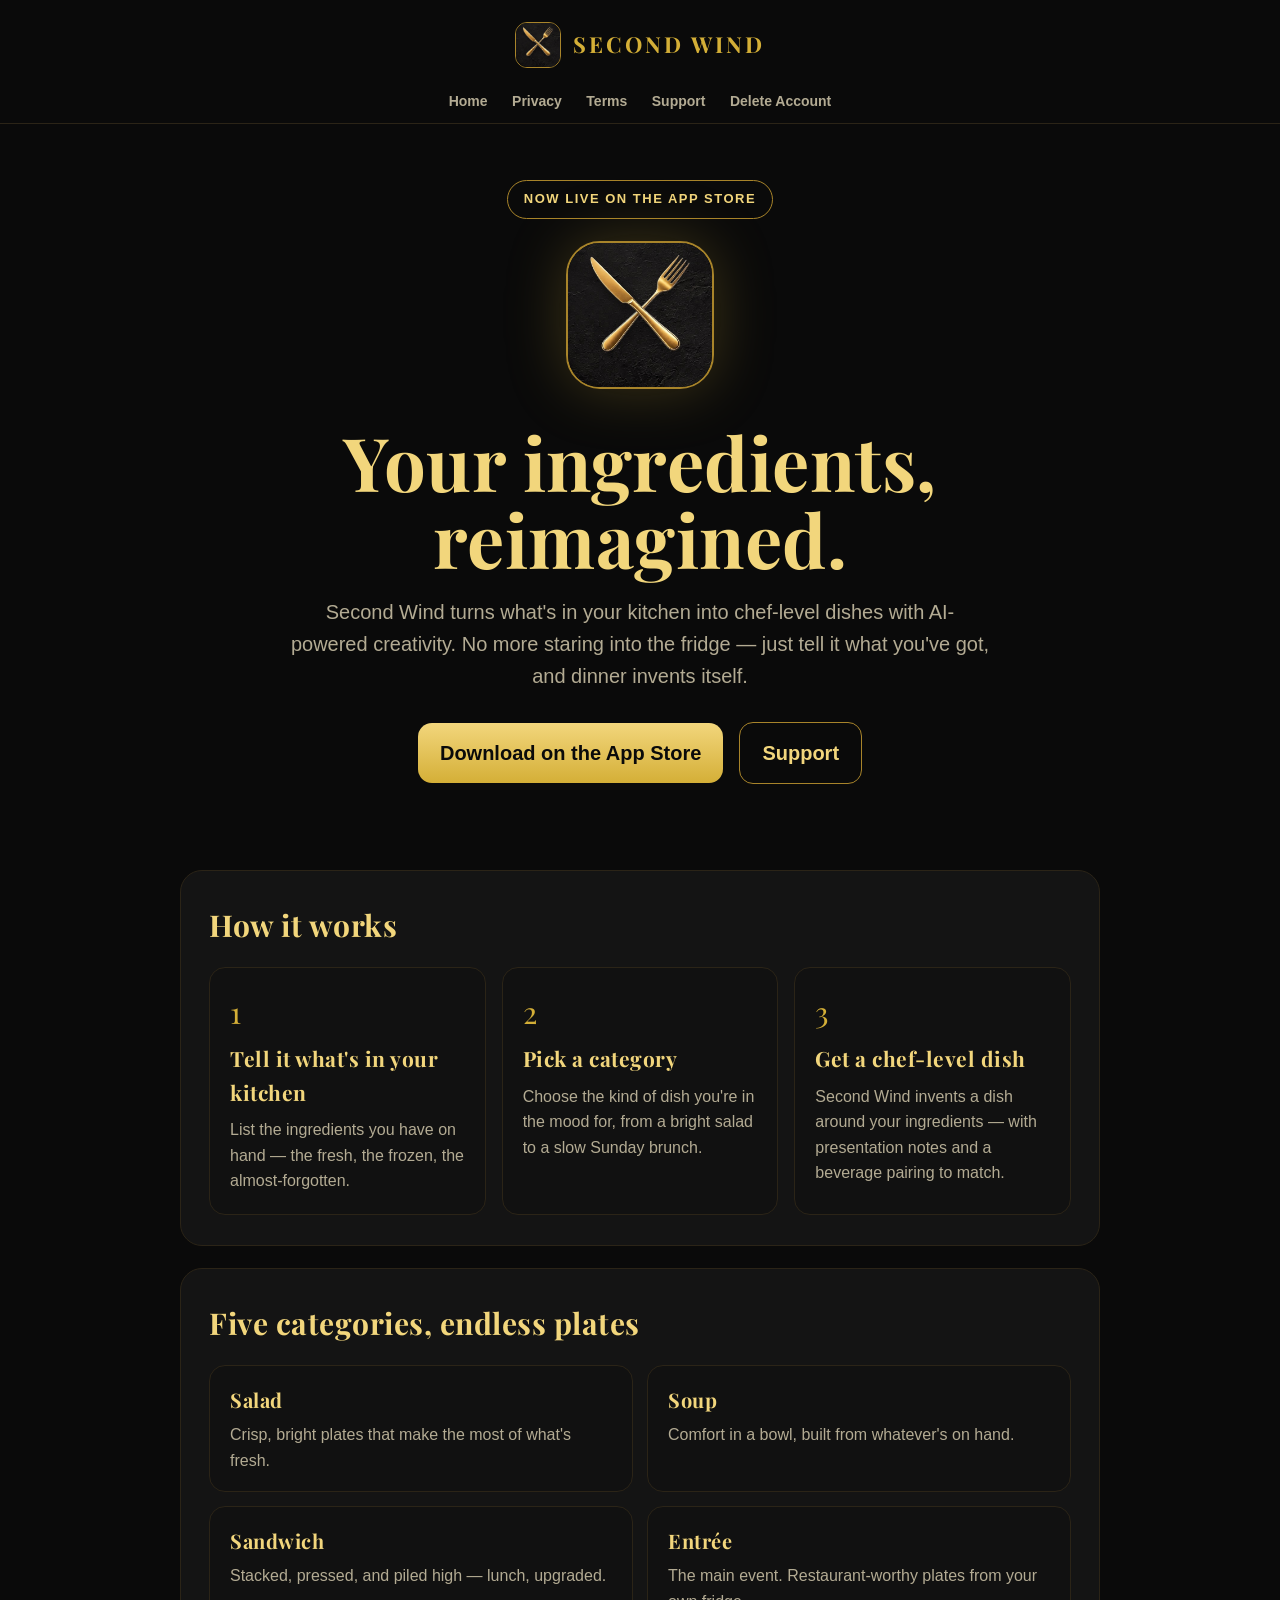
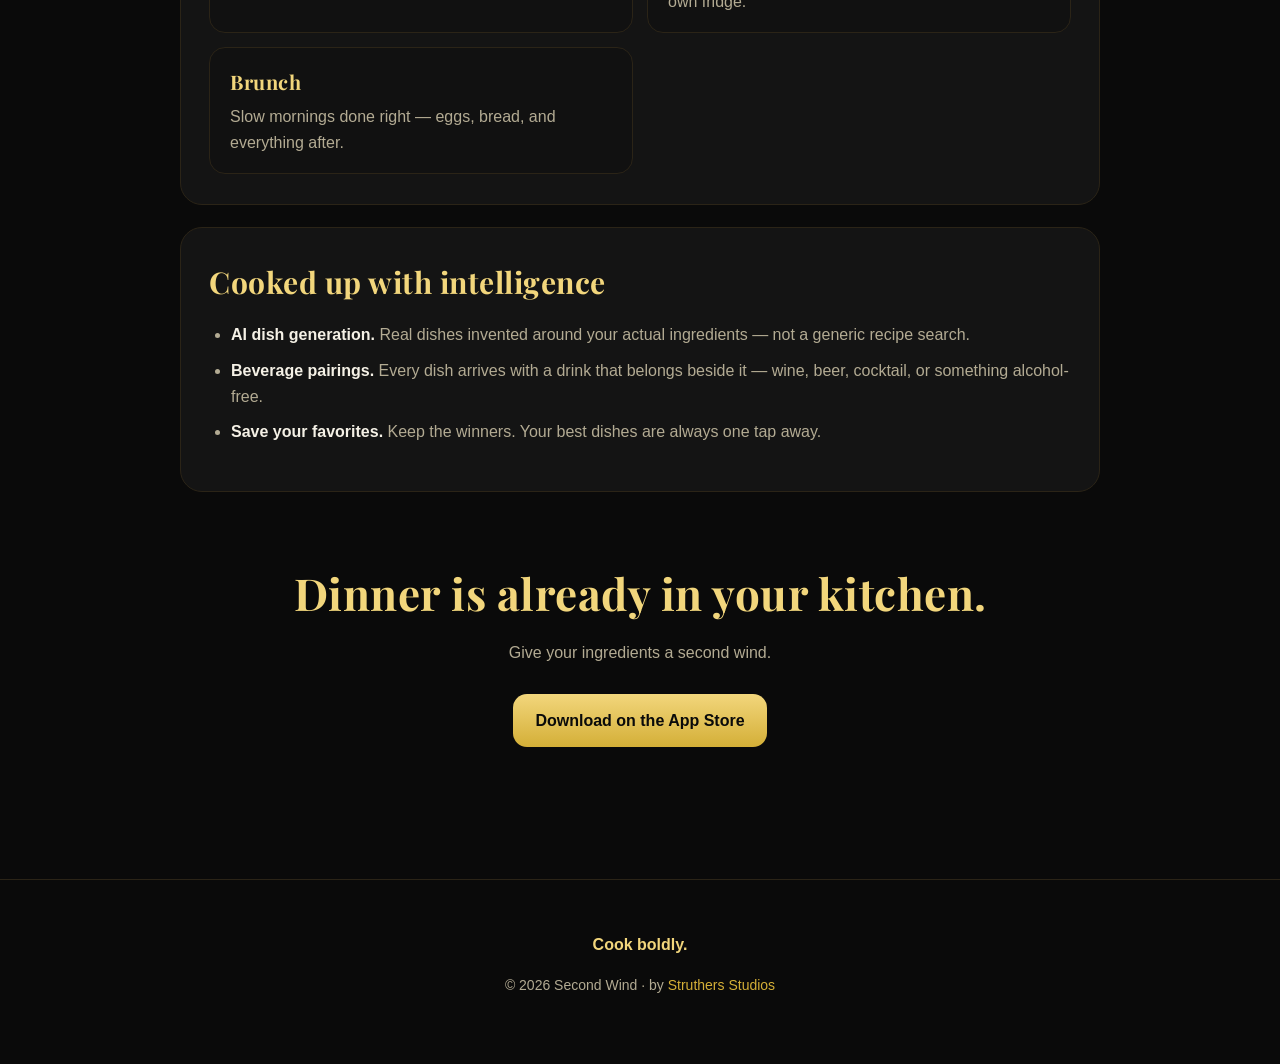
<file: index.html>
<!doctype html>
<html lang="en">
<head>
  <meta charset="utf-8">
  <meta name="viewport" content="width=device-width, initial-scale=1">
  <title>Second Wind — Your ingredients, reimagined.</title>
  <meta name="description" content="Second Wind turns what's in your kitchen into chef-level dishes with AI-powered creativity.">
  <link rel="icon" href="logo.png">
  <link rel="preconnect" href="https://fonts.googleapis.com">
  <link href="https://fonts.googleapis.com/css2?family=Playfair+Display:wght@500;700;800&display=swap" rel="stylesheet">
  <link rel="stylesheet" href="style.css">
</head>
<body>
<header class="site">
  <a class="brand" href="index.html">
    <img src="logo.png" alt="Second Wind logo">
    <strong>Second Wind</strong>
  </a>
  <nav>
    <a href="index.html">Home</a>
    <a href="privacy.html">Privacy</a>
    <a href="terms.html">Terms</a>
    <a href="support.html">Support</a>
    <a href="delete-account.html">Delete Account</a>
  </nav>
</header>

<section class="hero">
  <div class="badge">Now live on the App Store</div>
  <br>
  <img class="logo" src="logo.png" alt="Second Wind — gold crossed knife and fork on black">
  <h1>Your ingredients, reimagined.</h1>
  <p>Second Wind turns what's in your kitchen into chef-level dishes with AI-powered creativity. No more staring into the fridge — just tell it what you've got, and dinner invents itself.</p>
  <p><a class="button" href="https://apps.apple.com/us/app/second-wind/id6765702509">Download on the App Store</a><a class="button secondary" href="support.html">Support</a></p>
</section>

<main>
  <section class="card">
    <h2>How it works</h2>
    <div class="steps">
      <div class="step">
        <div class="num">1</div>
        <h3>Tell it what's in your kitchen</h3>
        <p>List the ingredients you have on hand — the fresh, the frozen, the almost-forgotten.</p>
      </div>
      <div class="step">
        <div class="num">2</div>
        <h3>Pick a category</h3>
        <p>Choose the kind of dish you're in the mood for, from a bright salad to a slow Sunday brunch.</p>
      </div>
      <div class="step">
        <div class="num">3</div>
        <h3>Get a chef-level dish</h3>
        <p>Second Wind invents a dish around your ingredients — with presentation notes and a beverage pairing to match.</p>
      </div>
    </div>
  </section>

  <section class="card">
    <h2>Five categories, endless plates</h2>
    <div class="categories">
      <div class="category">
        <h3>Salad</h3>
        <p>Crisp, bright plates that make the most of what's fresh.</p>
      </div>
      <div class="category">
        <h3>Soup</h3>
        <p>Comfort in a bowl, built from whatever's on hand.</p>
      </div>
      <div class="category">
        <h3>Sandwich</h3>
        <p>Stacked, pressed, and piled high — lunch, upgraded.</p>
      </div>
      <div class="category">
        <h3>Entrée</h3>
        <p>The main event. Restaurant-worthy plates from your own fridge.</p>
      </div>
      <div class="category">
        <h3>Brunch</h3>
        <p>Slow mornings done right — eggs, bread, and everything after.</p>
      </div>
    </div>
  </section>

  <section class="card">
    <h2>Cooked up with intelligence</h2>
    <ul class="features">
      <li><strong>AI dish generation.</strong> Real dishes invented around your actual ingredients — not a generic recipe search.</li>
      <li><strong>Beverage pairings.</strong> Every dish arrives with a drink that belongs beside it — wine, beer, cocktail, or something alcohol-free.</li>
      <li><strong>Save your favorites.</strong> Keep the winners. Your best dishes are always one tap away.</li>
    </ul>
  </section>

  <section class="cta">
    <h2>Dinner is already in your kitchen.</h2>
    <p>Give your ingredients a second wind.</p>
    <p><a class="button" href="https://apps.apple.com/us/app/second-wind/id6765702509">Download on the App Store</a></p>
  </section>
</main>

<footer class="footer">
  <p><strong style="color: var(--gold-light);">Cook boldly.</strong></p>
  <p class="notice">© 2026 Second Wind · by <a href="https://struthersstudio.com">Struthers Studios</a></p>
</footer>
</body>
</html>
</file>
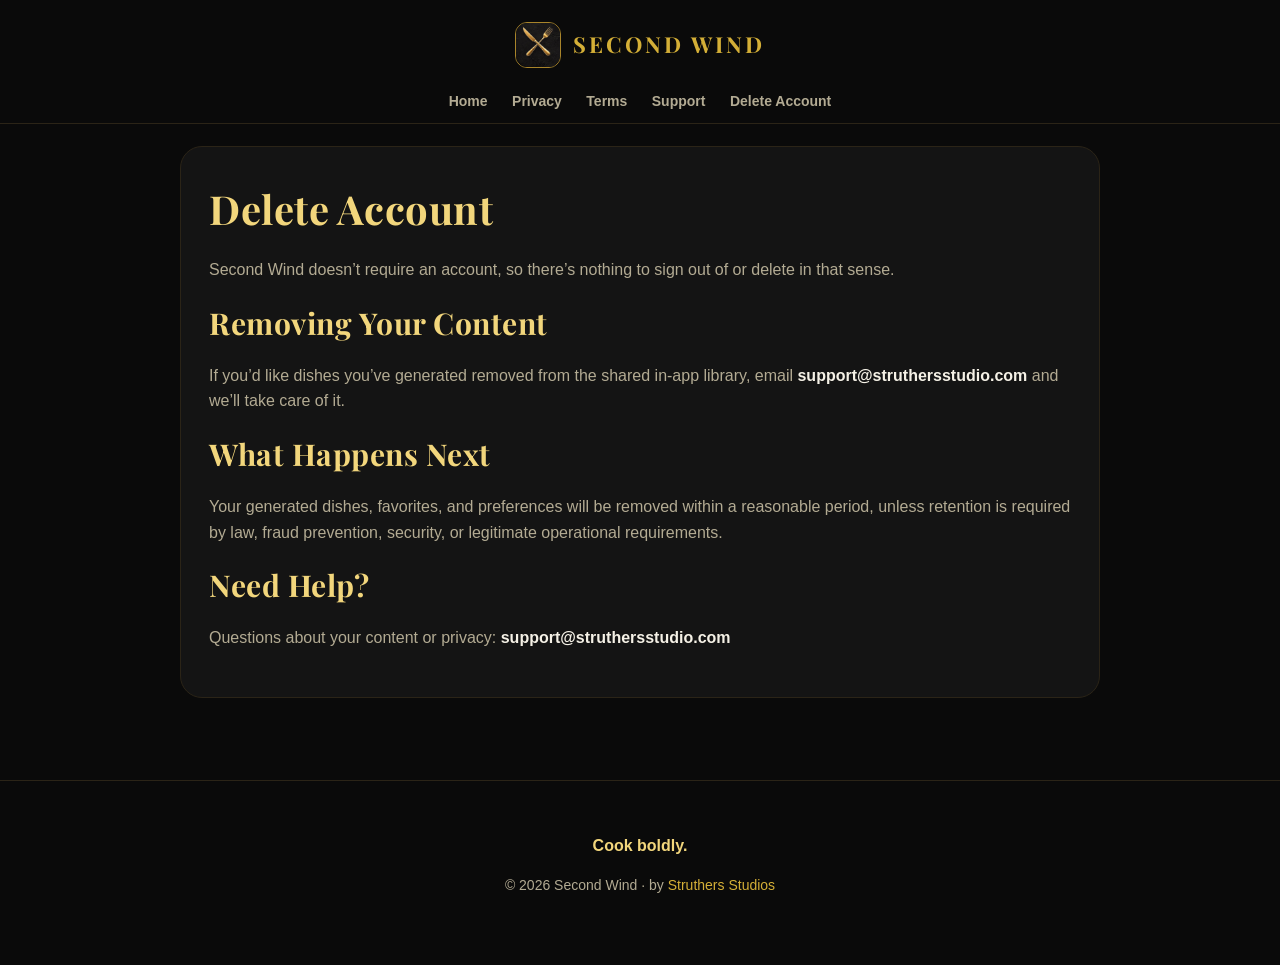
<file: delete-account.html>
<!doctype html>
<html lang="en">
<head>
  <meta charset="utf-8">
  <meta name="viewport" content="width=device-width, initial-scale=1">
  <title>Delete Account | Second Wind</title>
  <meta name="description" content="How to request removal of your Second Wind content.">
  <link rel="icon" href="logo.png">
  <link rel="preconnect" href="https://fonts.googleapis.com">
  <link href="https://fonts.googleapis.com/css2?family=Playfair+Display:wght@500;700;800&display=swap" rel="stylesheet">
  <link rel="stylesheet" href="style.css">
</head>
<body>
<header class="site">
  <a class="brand" href="index.html">
    <img src="logo.png" alt="Second Wind logo">
    <strong>Second Wind</strong>
  </a>
  <nav>
    <a href="index.html">Home</a>
    <a href="privacy.html">Privacy</a>
    <a href="terms.html">Terms</a>
    <a href="support.html">Support</a>
    <a href="delete-account.html">Delete Account</a>
  </nav>
</header>

<main><section class="card">
<h1 class="page-title">Delete Account</h1>
<p>Second Wind doesn&rsquo;t require an account, so there&rsquo;s nothing to sign out of or delete in that sense.</p>

<h2>Removing Your Content</h2>
<p>If you&rsquo;d like dishes you&rsquo;ve generated removed from the shared in-app library, email <strong>support@struthersstudio.com</strong> and we&rsquo;ll take care of it.</p>

<h2>What Happens Next</h2>
<p>Your generated dishes, favorites, and preferences will be removed within a reasonable period, unless retention is required by law, fraud prevention, security, or legitimate operational requirements.</p>

<h2>Need Help?</h2>
<p>Questions about your content or privacy: <strong>support@struthersstudio.com</strong></p>
</section></main>

<footer class="footer">
  <p><strong style="color: var(--gold-light);">Cook boldly.</strong></p>
  <p class="notice">© 2026 Second Wind · by <a href="https://struthersstudio.com">Struthers Studios</a></p>
</footer>
</body>
</html>
</file>
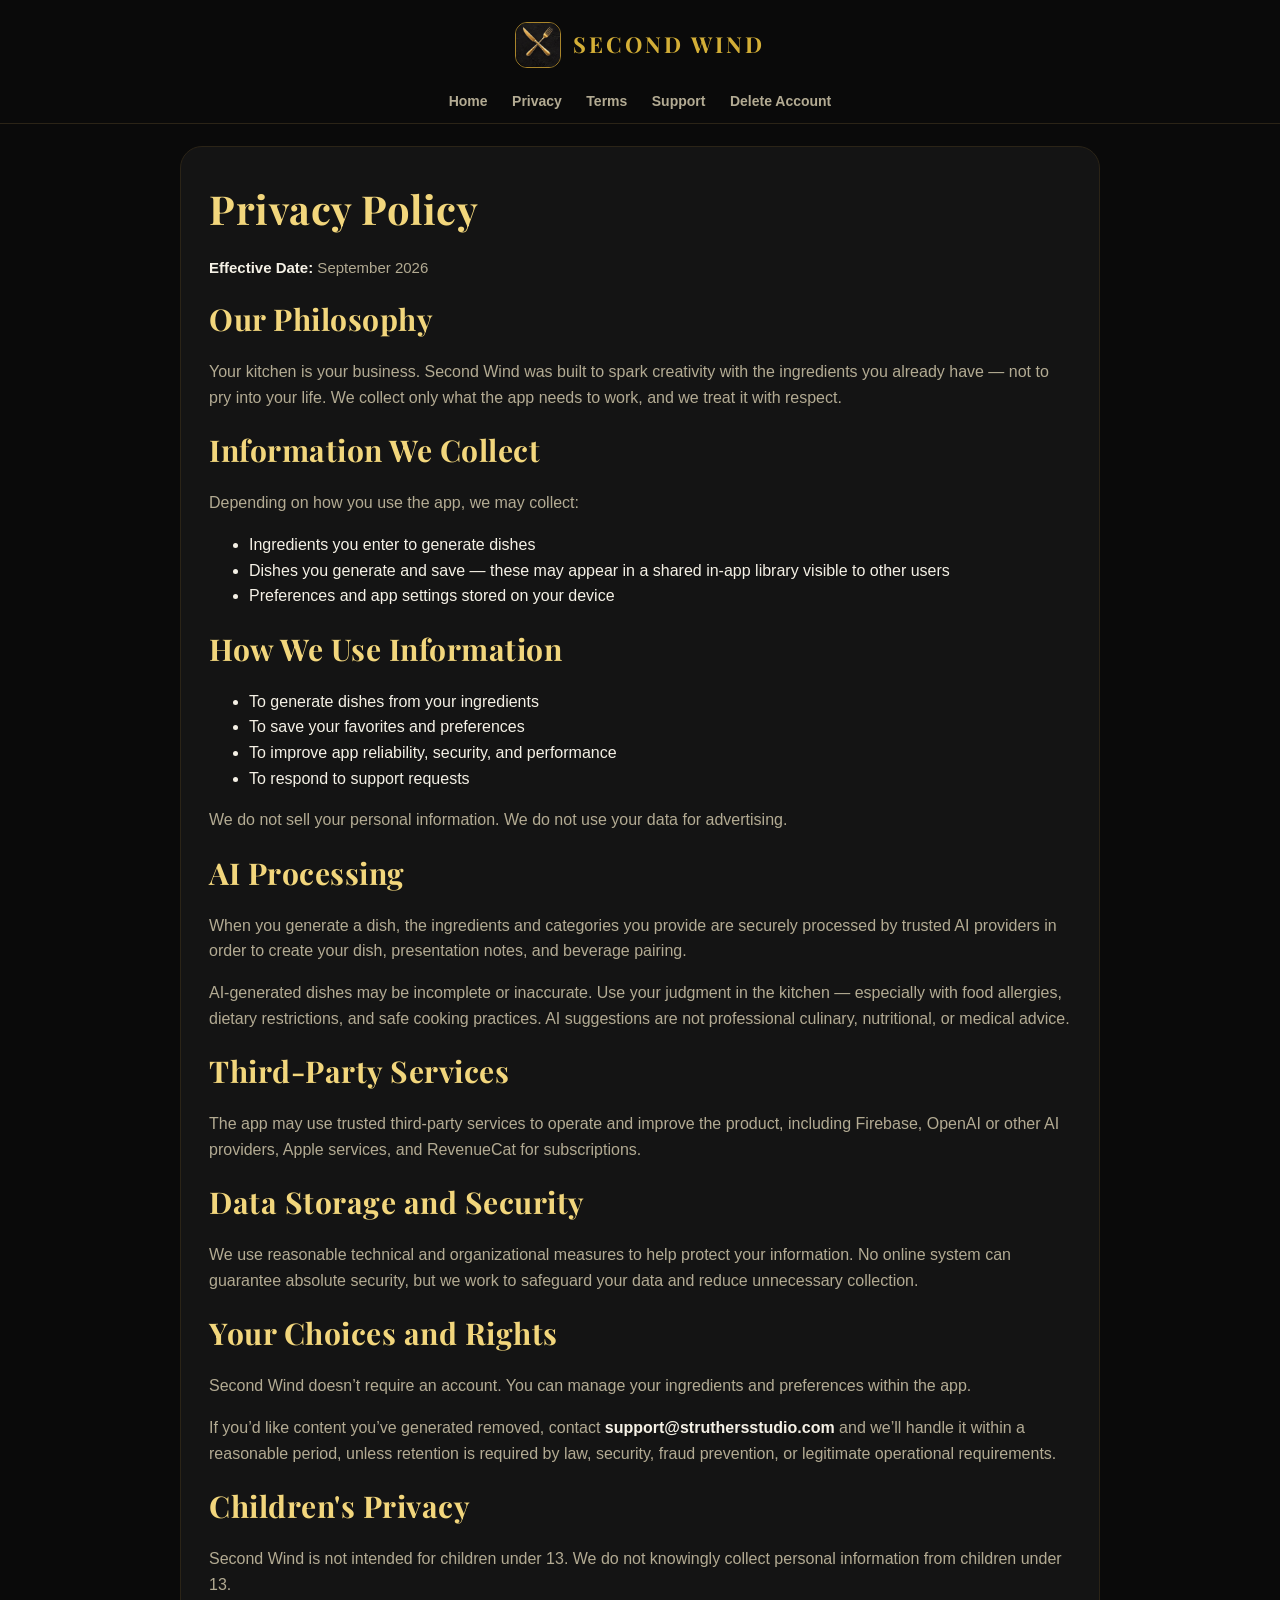
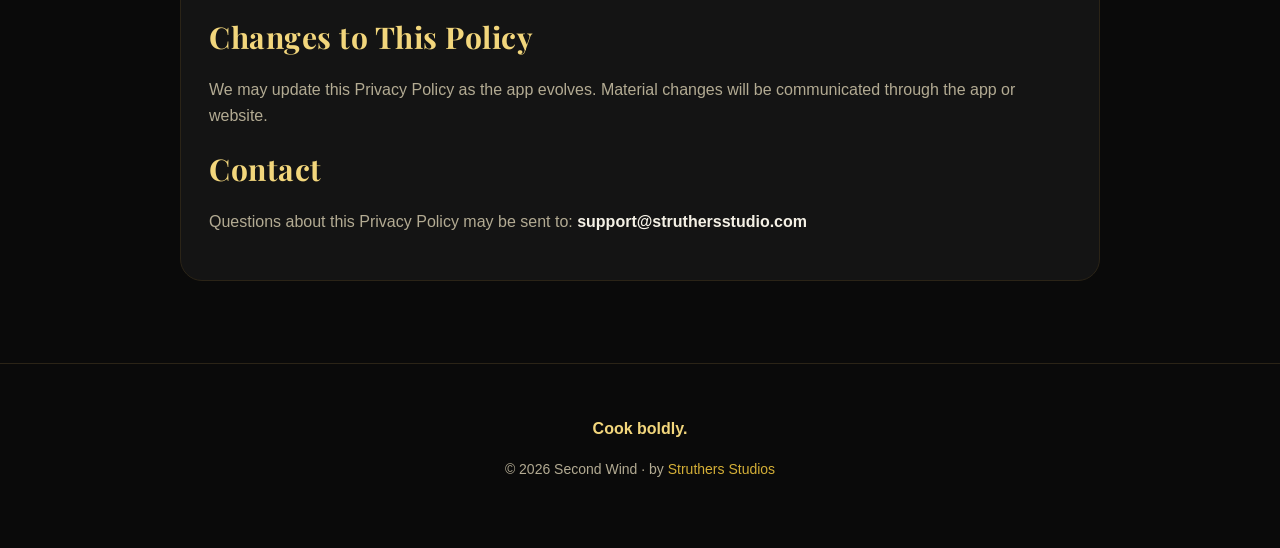
<file: privacy.html>
<!doctype html>
<html lang="en">
<head>
  <meta charset="utf-8">
  <meta name="viewport" content="width=device-width, initial-scale=1">
  <title>Privacy Policy | Second Wind</title>
  <meta name="description" content="Second Wind privacy policy.">
  <link rel="icon" href="logo.png">
  <link rel="preconnect" href="https://fonts.googleapis.com">
  <link href="https://fonts.googleapis.com/css2?family=Playfair+Display:wght@500;700;800&display=swap" rel="stylesheet">
  <link rel="stylesheet" href="style.css">
</head>
<body>
<header class="site">
  <a class="brand" href="index.html">
    <img src="logo.png" alt="Second Wind logo">
    <strong>Second Wind</strong>
  </a>
  <nav>
    <a href="index.html">Home</a>
    <a href="privacy.html">Privacy</a>
    <a href="terms.html">Terms</a>
    <a href="support.html">Support</a>
    <a href="delete-account.html">Delete Account</a>
  </nav>
</header>

<main><section class="card">
<h1 class="page-title">Privacy Policy</h1>
<p class="effective"><strong>Effective Date:</strong> September 2026</p>

<h2>Our Philosophy</h2>
<p>Your kitchen is your business. Second Wind was built to spark creativity with the ingredients you already have — not to pry into your life. We collect only what the app needs to work, and we treat it with respect.</p>

<h2>Information We Collect</h2>
<p>Depending on how you use the app, we may collect:</p>
<ul><li>Ingredients you enter to generate dishes</li><li>Dishes you generate and save &mdash; these may appear in a shared in-app library visible to other users</li><li>Preferences and app settings stored on your device</li></ul>

<h2>How We Use Information</h2>
<ul><li>To generate dishes from your ingredients</li><li>To save your favorites and preferences</li><li>To improve app reliability, security, and performance</li><li>To respond to support requests</li></ul>
<p>We do not sell your personal information. We do not use your data for advertising.</p>

<h2>AI Processing</h2>
<p>When you generate a dish, the ingredients and categories you provide are securely processed by trusted AI providers in order to create your dish, presentation notes, and beverage pairing.</p>
<p>AI-generated dishes may be incomplete or inaccurate. Use your judgment in the kitchen — especially with food allergies, dietary restrictions, and safe cooking practices. AI suggestions are not professional culinary, nutritional, or medical advice.</p>

<h2>Third-Party Services</h2>
<p>The app may use trusted third-party services to operate and improve the product, including Firebase, OpenAI or other AI providers, Apple services, and RevenueCat for subscriptions.</p>

<h2>Data Storage and Security</h2>
<p>We use reasonable technical and organizational measures to help protect your information. No online system can guarantee absolute security, but we work to safeguard your data and reduce unnecessary collection.</p>

<h2>Your Choices and Rights</h2>
<p>Second Wind doesn&rsquo;t require an account. You can manage your ingredients and preferences within the app.</p>
<p>If you&rsquo;d like content you&rsquo;ve generated removed, contact <strong>support@struthersstudio.com</strong> and we&rsquo;ll handle it within a reasonable period, unless retention is required by law, security, fraud prevention, or legitimate operational requirements.</p>

<h2>Children's Privacy</h2>
<p>Second Wind is not intended for children under 13. We do not knowingly collect personal information from children under 13.</p>

<h2>Changes to This Policy</h2>
<p>We may update this Privacy Policy as the app evolves. Material changes will be communicated through the app or website.</p>

<h2>Contact</h2>
<p>Questions about this Privacy Policy may be sent to: <strong>support@struthersstudio.com</strong></p>
</section></main>

<footer class="footer">
  <p><strong style="color: var(--gold-light);">Cook boldly.</strong></p>
  <p class="notice">© 2026 Second Wind · by <a href="https://struthersstudio.com">Struthers Studios</a></p>
</footer>
</body>
</html>
</file>
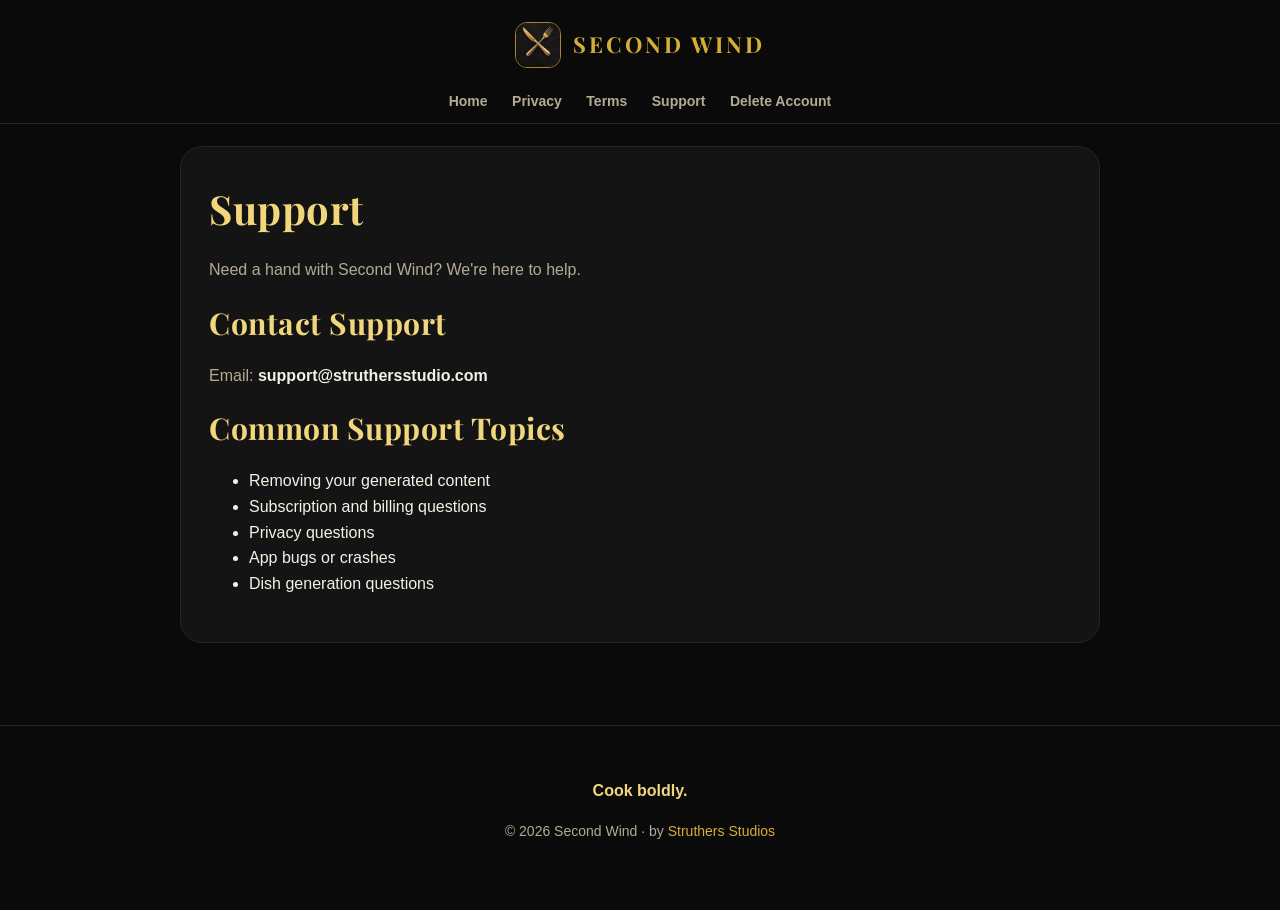
<file: support.html>
<!doctype html>
<html lang="en">
<head>
  <meta charset="utf-8">
  <meta name="viewport" content="width=device-width, initial-scale=1">
  <title>Support | Second Wind</title>
  <meta name="description" content="Get help with Second Wind.">
  <link rel="icon" href="logo.png">
  <link rel="preconnect" href="https://fonts.googleapis.com">
  <link href="https://fonts.googleapis.com/css2?family=Playfair+Display:wght@500;700;800&display=swap" rel="stylesheet">
  <link rel="stylesheet" href="style.css">
</head>
<body>
<header class="site">
  <a class="brand" href="index.html">
    <img src="logo.png" alt="Second Wind logo">
    <strong>Second Wind</strong>
  </a>
  <nav>
    <a href="index.html">Home</a>
    <a href="privacy.html">Privacy</a>
    <a href="terms.html">Terms</a>
    <a href="support.html">Support</a>
    <a href="delete-account.html">Delete Account</a>
  </nav>
</header>

<main><section class="card">
<h1 class="page-title">Support</h1>
<p>Need a hand with Second Wind? We're here to help.</p>

<h2>Contact Support</h2>
<p>Email: <strong>support@struthersstudio.com</strong></p>

<h2>Common Support Topics</h2>
<ul><li>Removing your generated content</li><li>Subscription and billing questions</li><li>Privacy questions</li><li>App bugs or crashes</li><li>Dish generation questions</li></ul>
</section></main>

<footer class="footer">
  <p><strong style="color: var(--gold-light);">Cook boldly.</strong></p>
  <p class="notice">© 2026 Second Wind · by <a href="https://struthersstudio.com">Struthers Studios</a></p>
</footer>
</body>
</html>
</file>
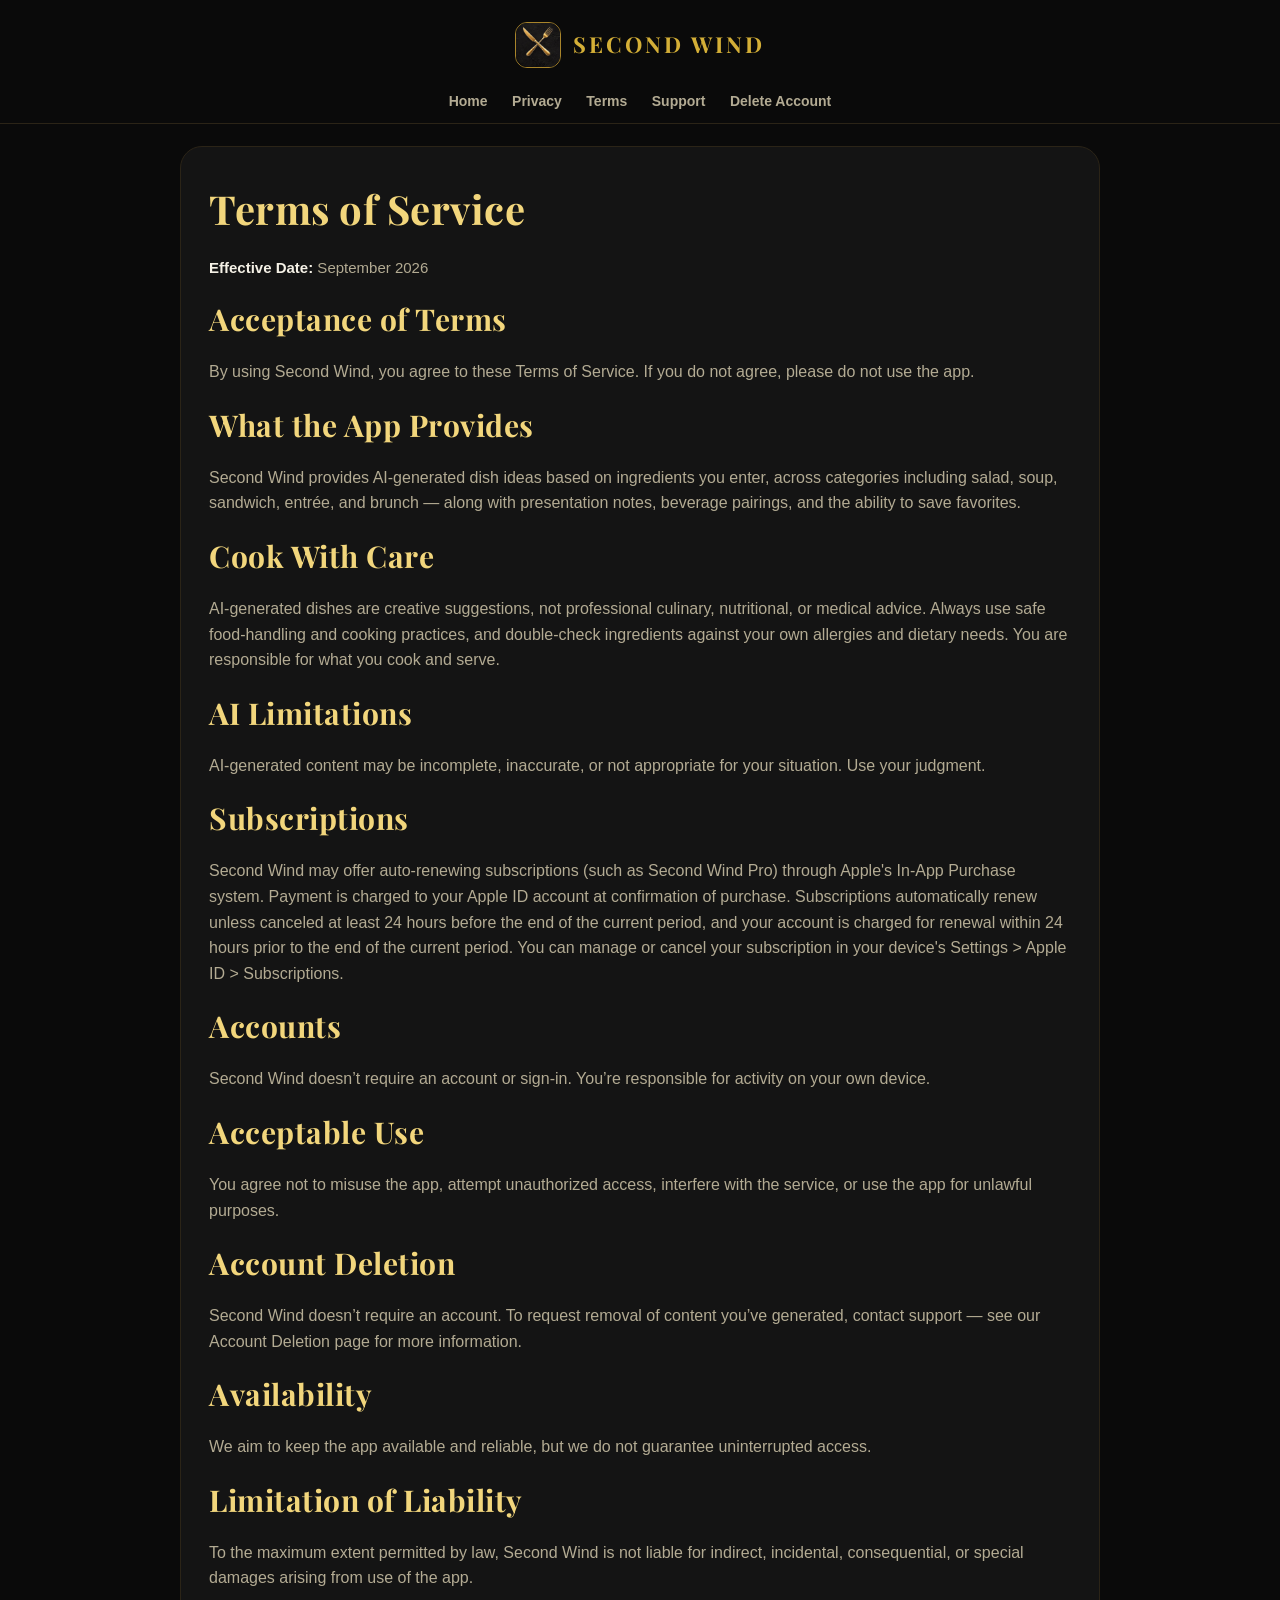
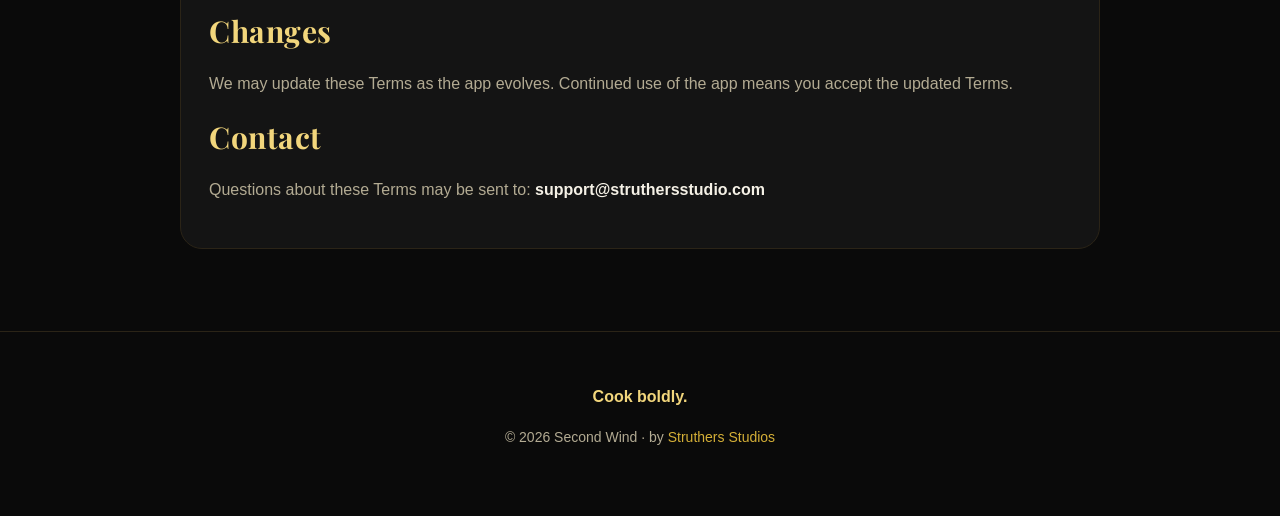
<file: terms.html>
<!doctype html>
<html lang="en">
<head>
  <meta charset="utf-8">
  <meta name="viewport" content="width=device-width, initial-scale=1">
  <title>Terms of Service | Second Wind</title>
  <meta name="description" content="Second Wind terms of service.">
  <link rel="icon" href="logo.png">
  <link rel="preconnect" href="https://fonts.googleapis.com">
  <link href="https://fonts.googleapis.com/css2?family=Playfair+Display:wght@500;700;800&display=swap" rel="stylesheet">
  <link rel="stylesheet" href="style.css">
</head>
<body>
<header class="site">
  <a class="brand" href="index.html">
    <img src="logo.png" alt="Second Wind logo">
    <strong>Second Wind</strong>
  </a>
  <nav>
    <a href="index.html">Home</a>
    <a href="privacy.html">Privacy</a>
    <a href="terms.html">Terms</a>
    <a href="support.html">Support</a>
    <a href="delete-account.html">Delete Account</a>
  </nav>
</header>

<main><section class="card">
<h1 class="page-title">Terms of Service</h1>
<p class="effective"><strong>Effective Date:</strong> September 2026</p>

<h2>Acceptance of Terms</h2>
<p>By using Second Wind, you agree to these Terms of Service. If you do not agree, please do not use the app.</p>

<h2>What the App Provides</h2>
<p>Second Wind provides AI-generated dish ideas based on ingredients you enter, across categories including salad, soup, sandwich, entrée, and brunch — along with presentation notes, beverage pairings, and the ability to save favorites.</p>

<h2>Cook With Care</h2>
<p>AI-generated dishes are creative suggestions, not professional culinary, nutritional, or medical advice. Always use safe food-handling and cooking practices, and double-check ingredients against your own allergies and dietary needs. You are responsible for what you cook and serve.</p>

<h2>AI Limitations</h2>
<p>AI-generated content may be incomplete, inaccurate, or not appropriate for your situation. Use your judgment.</p>

<h2>Subscriptions</h2>
<p>Second Wind may offer auto-renewing subscriptions (such as Second Wind Pro) through Apple's In-App Purchase system. Payment is charged to your Apple ID account at confirmation of purchase. Subscriptions automatically renew unless canceled at least 24 hours before the end of the current period, and your account is charged for renewal within 24 hours prior to the end of the current period. You can manage or cancel your subscription in your device's Settings &gt; Apple ID &gt; Subscriptions.</p>

<h2>Accounts</h2>
<p>Second Wind doesn&rsquo;t require an account or sign-in. You&rsquo;re responsible for activity on your own device.</p>

<h2>Acceptable Use</h2>
<p>You agree not to misuse the app, attempt unauthorized access, interfere with the service, or use the app for unlawful purposes.</p>

<h2>Account Deletion</h2>
<p>Second Wind doesn&rsquo;t require an account. To request removal of content you&rsquo;ve generated, contact support &mdash; see our Account Deletion page for more information.</p>

<h2>Availability</h2>
<p>We aim to keep the app available and reliable, but we do not guarantee uninterrupted access.</p>

<h2>Limitation of Liability</h2>
<p>To the maximum extent permitted by law, Second Wind is not liable for indirect, incidental, consequential, or special damages arising from use of the app.</p>

<h2>Changes</h2>
<p>We may update these Terms as the app evolves. Continued use of the app means you accept the updated Terms.</p>

<h2>Contact</h2>
<p>Questions about these Terms may be sent to: <strong>support@struthersstudio.com</strong></p>
</section></main>

<footer class="footer">
  <p><strong style="color: var(--gold-light);">Cook boldly.</strong></p>
  <p class="notice">© 2026 Second Wind · by <a href="https://struthersstudio.com">Struthers Studios</a></p>
</footer>
</body>
</html>
</file>
<file: style.css>
:root {
  --bg: #0a0a0a;
  --bg-soft: #111111;
  --card: #141414;
  --gold: #d4af37;
  --gold-light: #f2d67c;
  --gold-deep: #a8842a;
  --ink: #f5f1e6;
  --muted: #b3ab93;
  --border: #2b2417;
}
* { box-sizing: border-box; }
body {
  margin: 0;
  font-family: -apple-system, BlinkMacSystemFont, "Segoe UI", Roboto, Helvetica, Arial, sans-serif;
  background: var(--bg);
  color: var(--ink);
  line-height: 1.6;
}
h1, h2, h3 {
  font-family: "Playfair Display", Georgia, "Times New Roman", serif;
  color: var(--gold-light);
  letter-spacing: 0.5px;
}
header.site {
  padding: 22px 20px 10px;
  text-align: center;
  border-bottom: 1px solid var(--border);
}
.brand {
  display: inline-flex;
  align-items: center;
  gap: 12px;
  text-decoration: none;
}
.brand img {
  width: 46px;
  height: 46px;
  border-radius: 12px;
  border: 1px solid var(--gold-deep);
}
.brand strong {
  font-family: "Playfair Display", Georgia, serif;
  font-size: 22px;
  letter-spacing: 3px;
  color: var(--gold);
  text-transform: uppercase;
}
nav { margin-top: 12px; }
nav a {
  color: var(--muted);
  text-decoration: none;
  margin: 0 10px;
  font-weight: 600;
  font-size: 14px;
}
nav a:hover { color: var(--gold-light); }

.hero {
  max-width: 900px;
  margin: 0 auto;
  padding: 56px 22px 34px;
  text-align: center;
}
.hero img.logo {
  width: 148px;
  height: 148px;
  border-radius: 34px;
  border: 2px solid var(--gold-deep);
  box-shadow: 0 0 60px rgba(212, 175, 55, 0.25);
  margin-bottom: 26px;
}
.hero h1 {
  font-size: clamp(42px, 8vw, 74px);
  line-height: 1.05;
  margin: 0 0 18px;
}
.hero p {
  max-width: 700px;
  margin: 0 auto 22px;
  font-size: 20px;
  color: var(--muted);
}
.badge {
  display: inline-block;
  padding: 8px 16px;
  border: 1px solid var(--gold-deep);
  border-radius: 999px;
  color: var(--gold-light);
  font-weight: 700;
  font-size: 13px;
  letter-spacing: 1.5px;
  text-transform: uppercase;
  margin-bottom: 22px;
}
main { max-width: 960px; margin: 0 auto; padding: 0 20px 60px; }
.card {
  background: var(--card);
  border: 1px solid var(--border);
  border-radius: 22px;
  padding: 30px 28px;
  margin: 22px 0;
}
.card h2 { font-size: 30px; margin: 0 0 14px; }
.card p { color: var(--muted); }
.card p strong, .card li strong { color: var(--ink); }
.steps {
  display: grid;
  gap: 16px;
  margin-top: 18px;
}
.step {
  border: 1px solid var(--border);
  border-radius: 16px;
  padding: 20px;
  background: var(--bg-soft);
}
.step .num {
  font-family: "Playfair Display", Georgia, serif;
  font-size: 30px;
  color: var(--gold);
}
.step h3 { margin: 6px 0 8px; font-size: 21px; }
.step p { margin: 0; color: var(--muted); }
.categories {
  display: grid;
  gap: 14px;
  margin-top: 18px;
}
.category {
  border: 1px solid var(--border);
  border-radius: 16px;
  padding: 18px 20px;
  background: var(--bg-soft);
}
.category h3 { margin: 0 0 6px; font-size: 20px; }
.category p { margin: 0; color: var(--muted); font-size: 16px; }
ul.features { padding-left: 22px; color: var(--muted); }
ul.features li { margin-bottom: 10px; }
a.button {
  display: inline-block;
  padding: 14px 22px;
  border-radius: 14px;
  background: linear-gradient(180deg, var(--gold-light), var(--gold));
  color: #0a0a0a;
  text-decoration: none;
  font-weight: 800;
  margin: 8px;
  border: none;
}
a.button:hover { filter: brightness(1.06); }
a.secondary {
  background: transparent;
  color: var(--gold-light);
  border: 1px solid var(--gold-deep);
}
.cta { text-align: center; padding: 44px 20px; }
.cta h2 { font-size: clamp(30px, 5vw, 44px); margin: 0 0 12px; }
.cta p { color: var(--muted); max-width: 600px; margin: 0 auto 20px; }
.footer {
  text-align: center;
  color: var(--muted);
  padding: 36px 20px 54px;
  border-top: 1px solid var(--border);
}
.footer a { color: var(--gold); text-decoration: none; }
.footer a:hover { text-decoration: underline; }
.notice { font-size: 14px; }
h1.page-title { font-size: 40px; margin: 0 0 10px; }
.effective { color: var(--muted); font-size: 15px; }

@media (min-width: 720px) {
  .steps { grid-template-columns: repeat(3, 1fr); }
  .categories { grid-template-columns: repeat(2, 1fr); }
}
</file>
